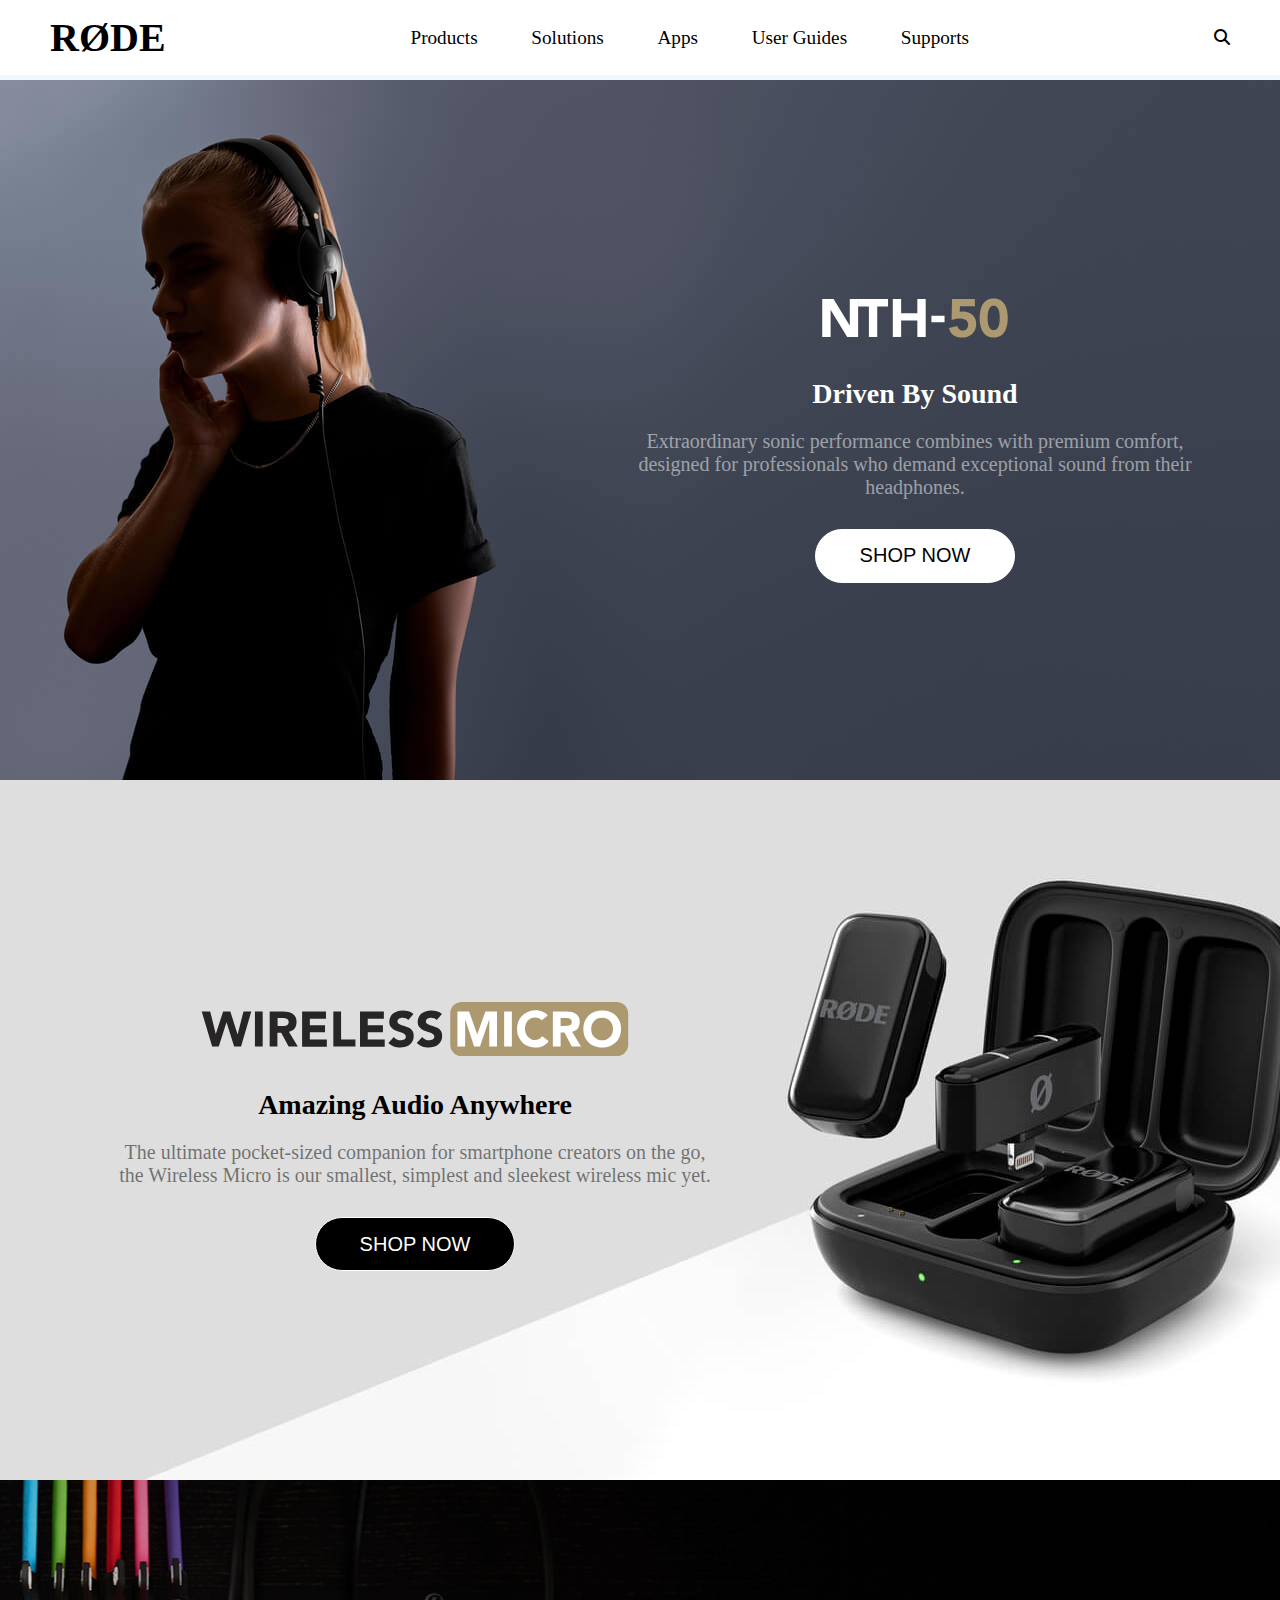
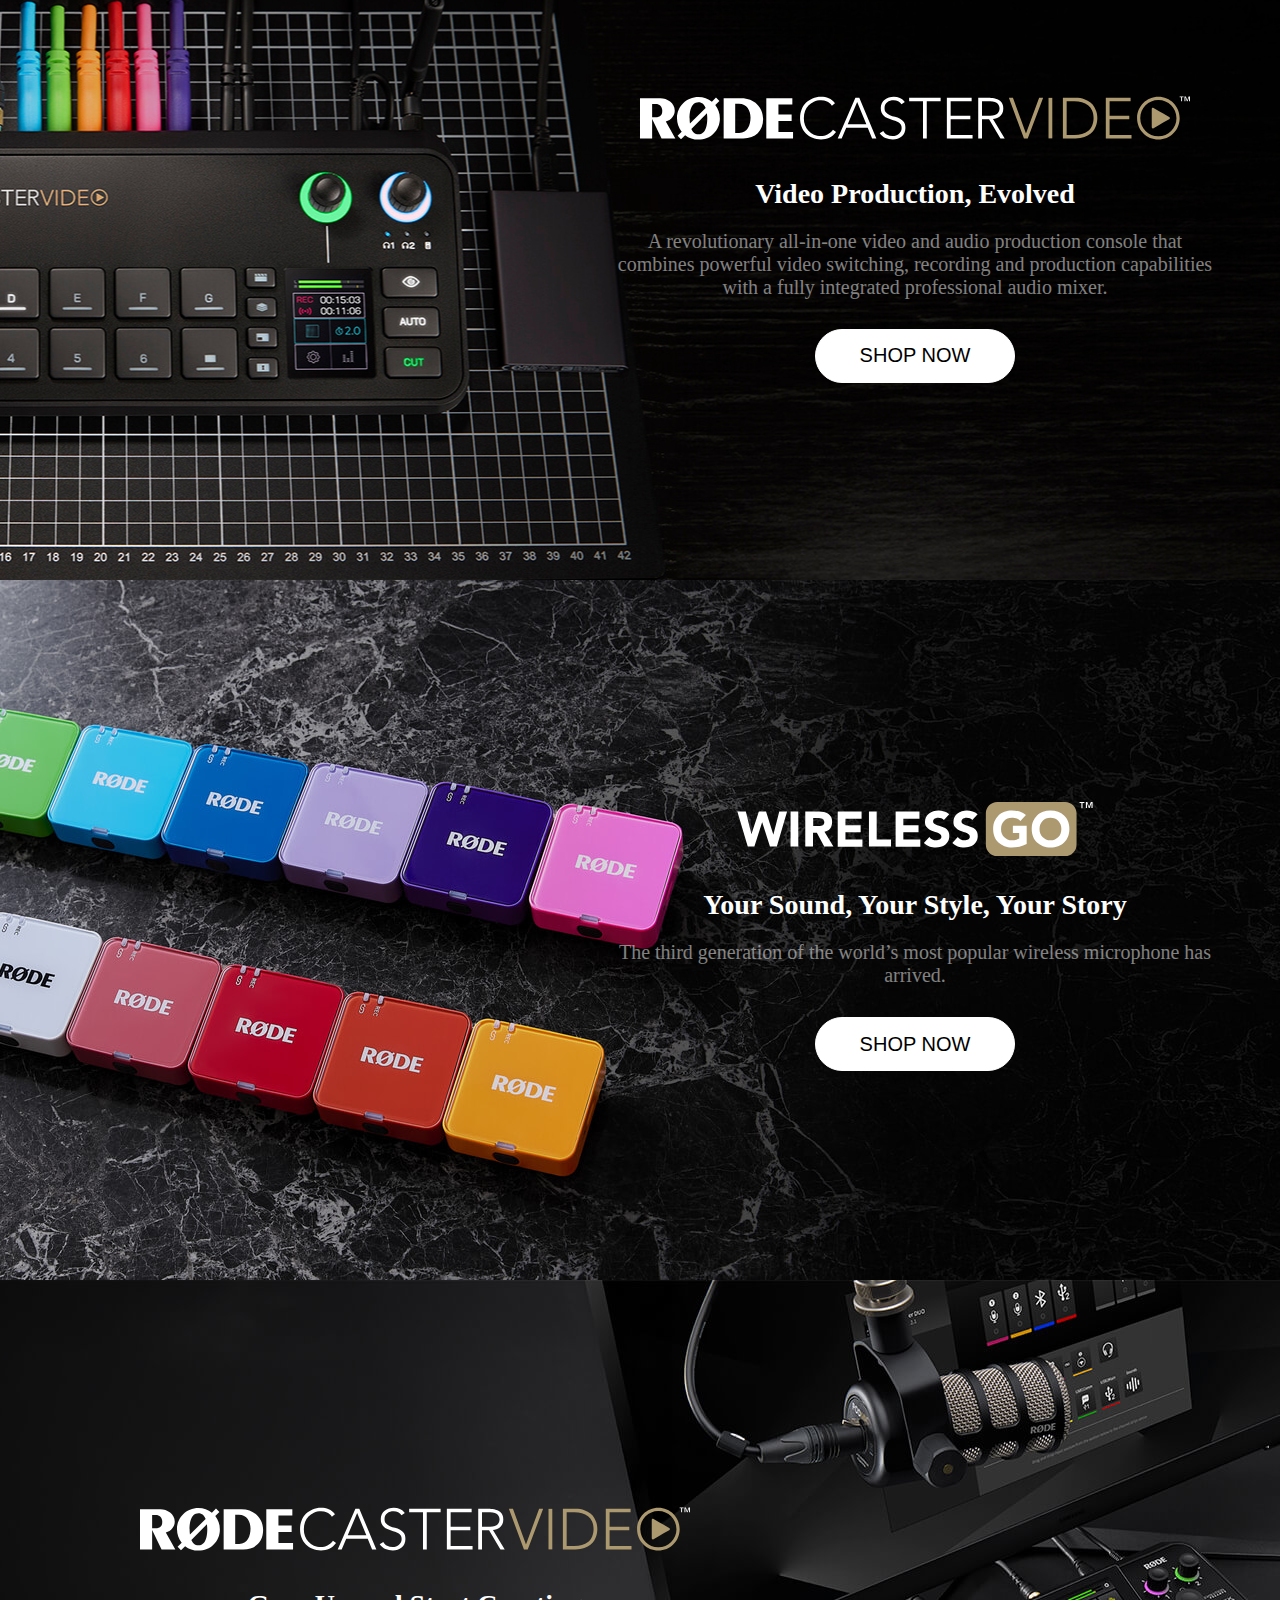
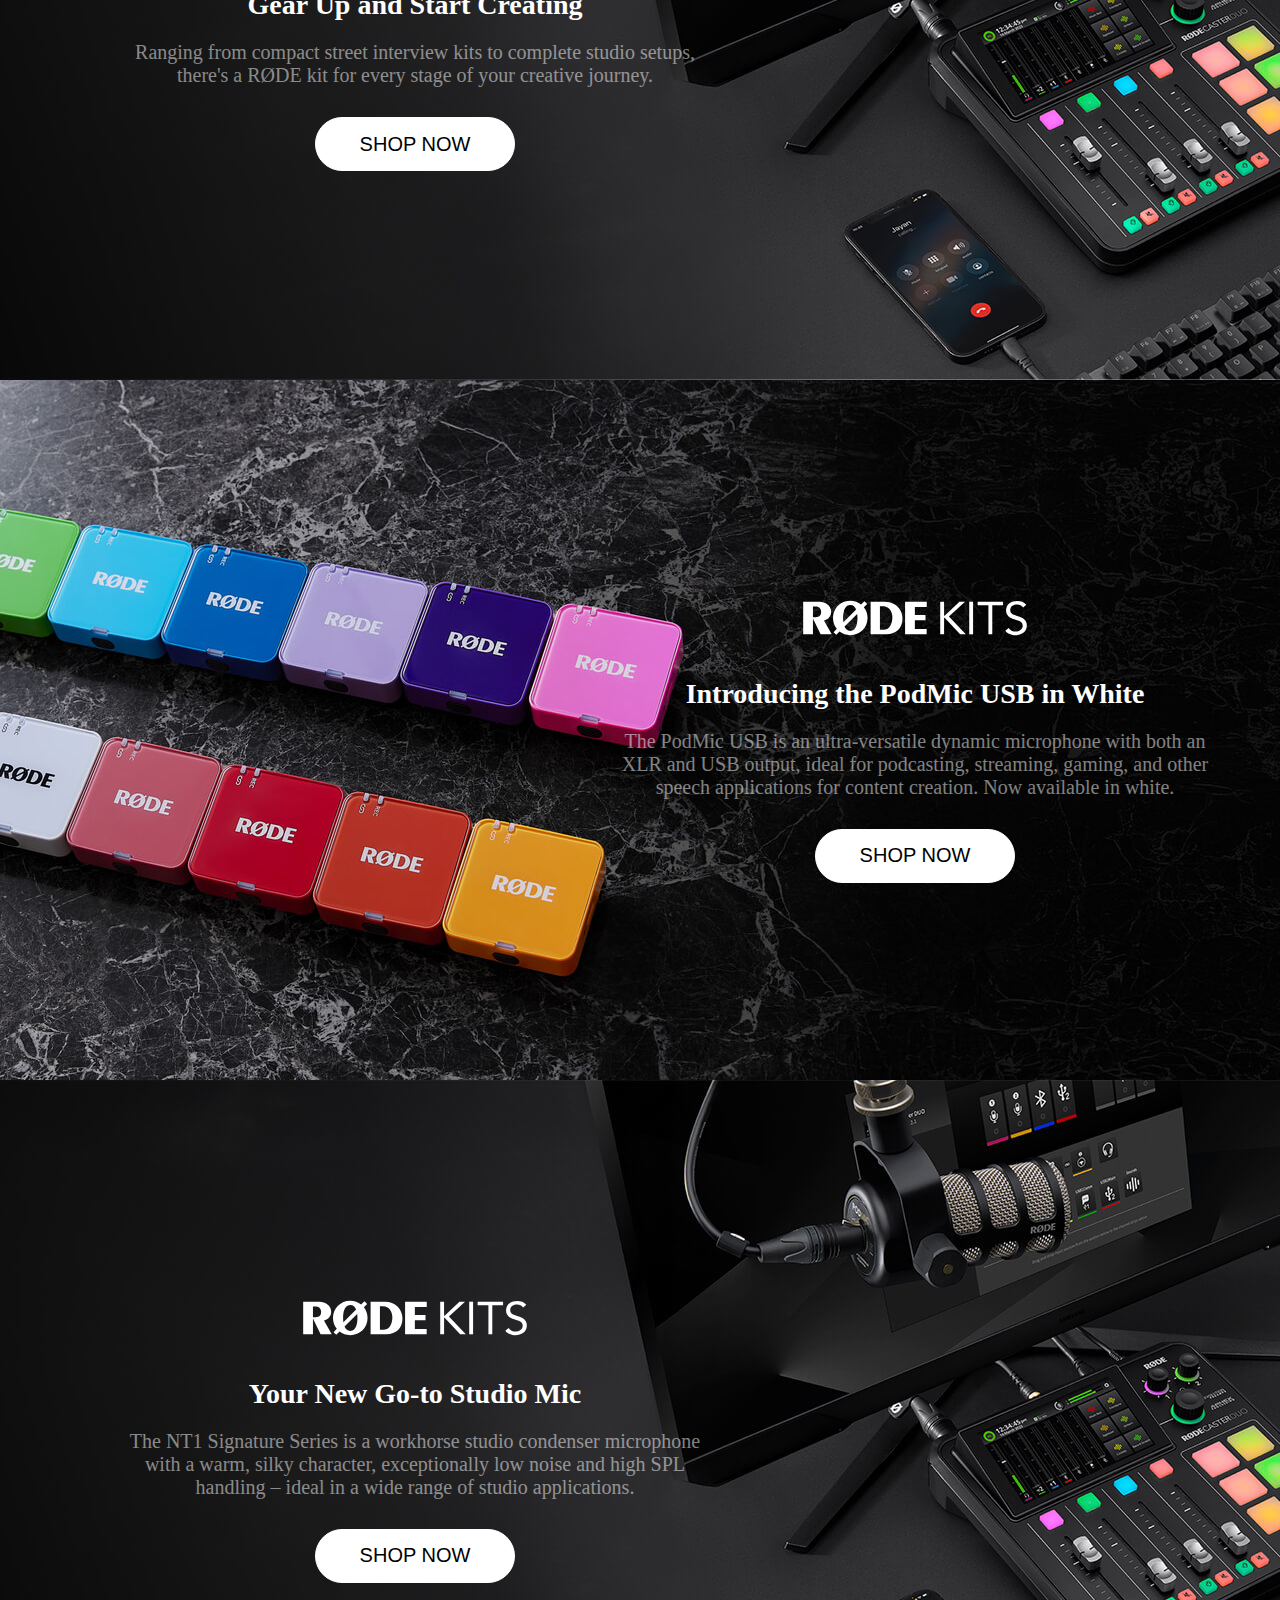
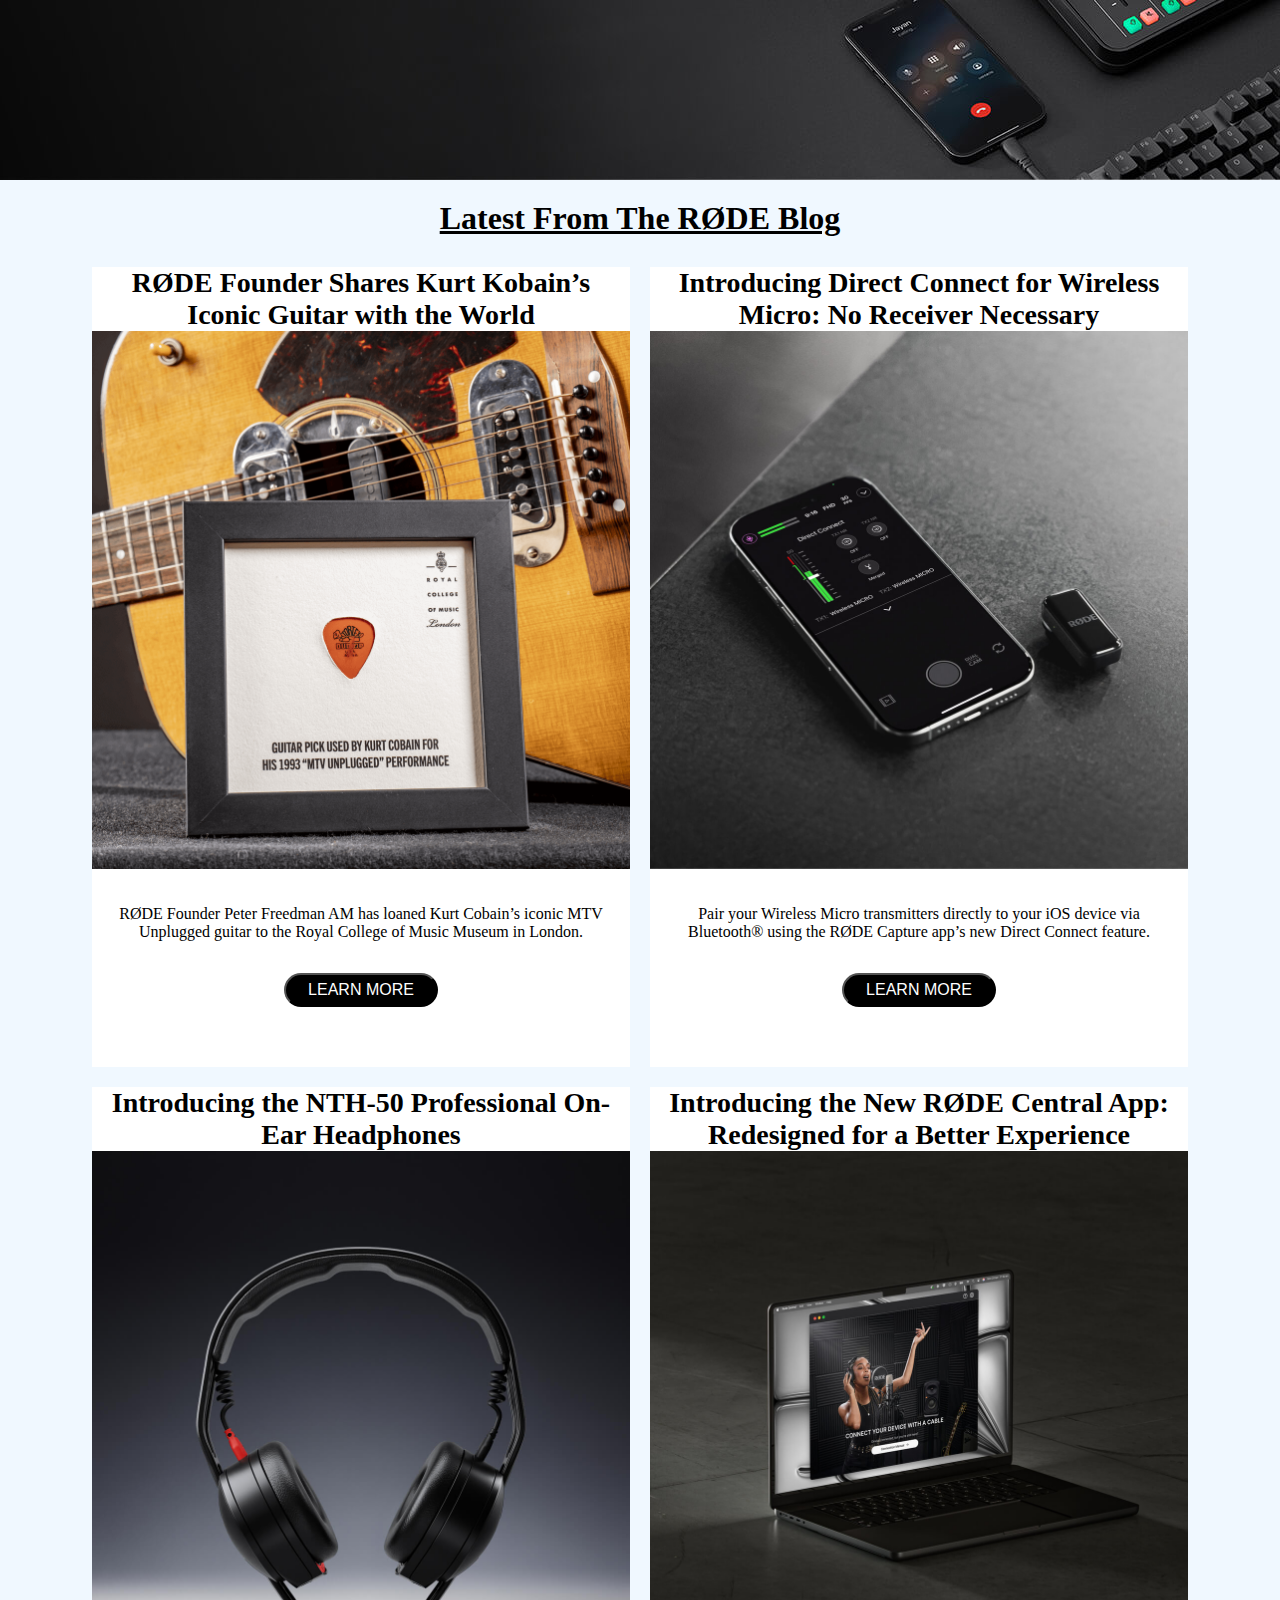
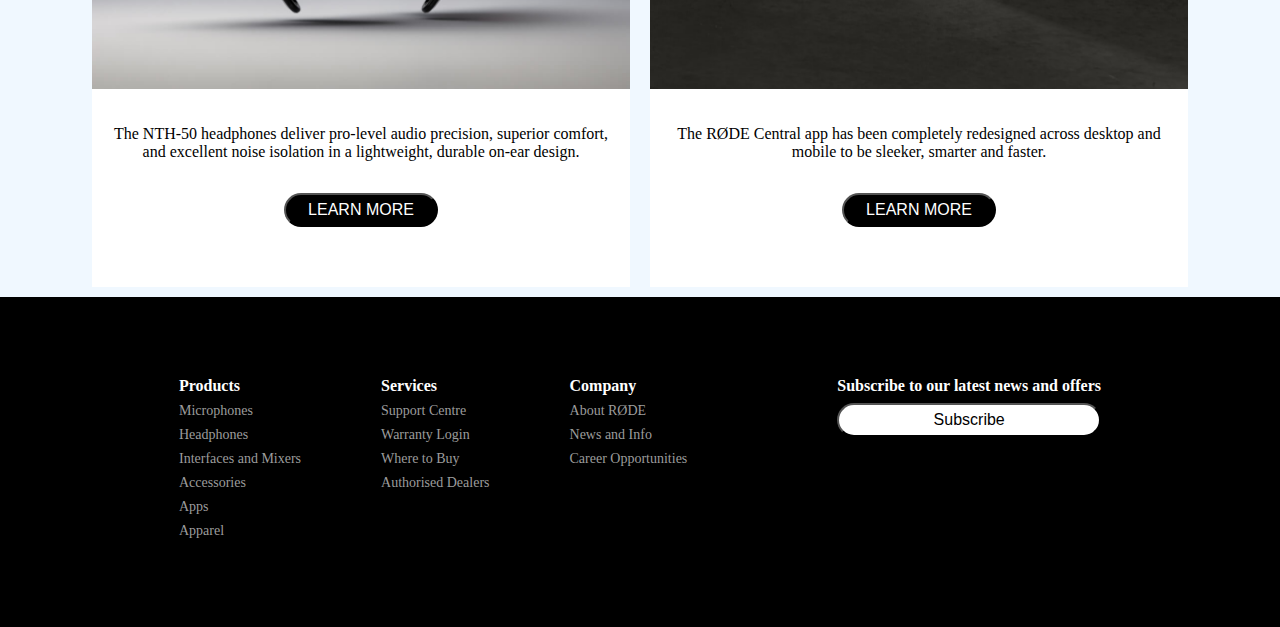
<file: rode website/index.html>
<!DOCTYPE html>
<html lang="en">
<head>
    <meta charset="UTF-8">
    <meta name="viewport" content="width=device-width, initial-scale=1.0">
    <title>RØDE Replica</title>
    <link rel="stylesheet" href="https://cdnjs.cloudflare.com/ajax/libs/font-awesome/6.7.2/css/all.min.css" integrity="sha512-Evv84Mr4kqVGRNSgIGL/F/aIDqQb7xQ2vcrdIwxfjThSH8CSR7PBEakCr51Ck+w+/U6swU2Im1vVX0SVk9ABhg==" crossorigin="anonymous" referrerpolicy="no-referrer" />
    <link rel="stylesheet" href="style.css">
<body>
    <header class="navbar">
        <div class="navbarcontainer">
            <div class="logo">
                RØDE
            </div>

            <div class="hamburger">
                <i class="fa-regular fa-bars"></i>
            </div>

            <nav class="container">
                <a href="#">Products</a>
                <a href="#">Solutions</a>
                <a href="#">Apps</a>
                <a href="#">User Guides</a>
                <a href="#">Supports</a>
            </nav>

            <div class="searchicon">
                <i class="fa-solid fa-magnifying-glass"></i>
            </div>
        </div>

    </header>

    <main>
        <div class="hero_section_1">
            <div class="content_right">
                <img src="NTH-50.svg">
                <h2>Driven By Sound</h2>
                <p>Extraordinary sonic performance combines with premium comfort, designed for professionals who demand exceptional sound from their headphones.</p>
                <button>SHOP NOW</button>
            </div>
            
        </div>

        <div class="hero_section_2">
            <div class="content_left">
                <img src="hero_2_h2.svg">
                <h2>Amazing Audio Anywhere</h2>
                <p>The ultimate pocket-sized companion for smartphone creators on the go, the Wireless Micro is our smallest, simplest and sleekest wireless mic yet.</p>
                <button>SHOP NOW</button>
            </div>
        </div>

        <div class="hero_section_3">
            <div class="content_right">
                <img src="hero_3_h2.svg">
                <h2>Video Production, Evolved</h2>
                <p>A revolutionary all-in-one video and audio production console that combines powerful video switching, recording and production capabilities with a fully integrated professional audio mixer.</p>
                <button>SHOP NOW</button>
            </div>
        </div>

        <div class="hero_section_4">
            <div class="content_right">
                <img src="hero_4_h2.svg">
                <h2>Your Sound, Your Style, Your Story</h2>
                <p>The third generation of the world’s most popular wireless microphone has arrived.</p>
                <button>SHOP NOW</button>
            </div>
        </div>

        <div class="hero_section_5">
            <div class="content_left">
                <img src="hero_5_h2.svg">
                <h2>Gear Up and Start Creating</h2>
                <p>Ranging from compact street interview kits to complete studio setups, there's a RØDE kit for every stage of your creative journey.</p>
                <button>SHOP NOW</button>
            </div>
        </div>

        <div class="hero_section_6">
            <div class="content_right">
                <img src="hero_6_h2.svg">
                <h2>Introducing the PodMic USB in White</h2>
                <p>The PodMic USB is an ultra-versatile dynamic microphone with both an XLR and USB output, ideal for podcasting, streaming, gaming, and other speech applications for content creation. Now available in white.</p>
                <button>SHOP NOW</button>
            </div>
        </div>
        
        <div class="hero_section_7">
            <div class="content_left">
                <img src="hero_7_h2.svg">
                <h2>Your New Go-to Studio Mic</h2>
                <p>The NT1 Signature Series is a workhorse studio condenser microphone with a warm, silky character, exceptionally low noise and high SPL handling – ideal in a wide range of studio applications.</p>
                <button>SHOP NOW</button>
            </div>
        </div>

        <div class="latest">
            <a href="#">Latest From The RØDE Blog</a>
        </div>
        
        <div class="grid">
            <div class="grid1">
                <h3>RØDE Founder Shares Kurt Kobain’s Iconic Guitar with the World</h3>
                <img src="g1.png">
                <p>RØDE Founder Peter Freedman AM has loaned Kurt Cobain’s iconic MTV Unplugged guitar to the Royal College of Music Museum in London.</p>
                <button>LEARN MORE</button>
            </div>

            <div class="grid2">
                <h3>Introducing Direct Connect for Wireless Micro: No Receiver Necessary</h3>
                <img src="g2.jpg">
                <p>Pair your Wireless Micro transmitters directly to your iOS device via Bluetooth® using the RØDE Capture app’s new Direct Connect feature.</p>
                <button>LEARN MORE</button>
            </div>

            <div class="grid3">
                <h3>Introducing the NTH-50 Professional On-Ear Headphones </h3>
                <img src="g3.jpg">
                <p>The NTH-50 headphones deliver pro-level audio precision, superior comfort, and excellent noise isolation in a lightweight, durable on-ear design.</p>
                <button>LEARN MORE</button>
            </div>

            <div class="grid4">
                <h3>Introducing the New RØDE Central App: Redesigned for a Better Experience</h3>
                <img src="g4.jpg">
                <p>The RØDE Central app has been completely redesigned across desktop and mobile to be sleeker, smarter and faster.</p>
                <button>LEARN MORE</button>
            </div>
            
        </div>

    </main>

    <footer>
        <nav class="footer">
            <div class="Products">
                <h1>Products</h1>
                <a href="#">Microphones</a>
                <a href="#">Headphones</a>
                <a href="#">Interfaces and Mixers</a>
                <a href="#">Accessories</a>
                <a href="#">Apps</a>
                <a href="#">Apparel</a>
            </div>

            <div class="services">
                <h1>Services</h1>
                <a href="#">Support Centre</a>
                <a href="#">Warranty Login</a>
                <a href="#">Where to Buy</a>
                <a href="#">Authorised Dealers</a>
            </div>

            <div class="company">
                <h1>Company</h1>
                <a href="#">About RØDE</a>
                <a href="#">News and Info</a>
                <a href="#">Career Opportunities</a>
            </div>

            <div class="subscribe">
                <h1>Subscribe to our latest news and offers</h1>
                <button>Subscribe</button>
            </div>
        </nav>
    </footer>
    
</body>
</html>
</file>
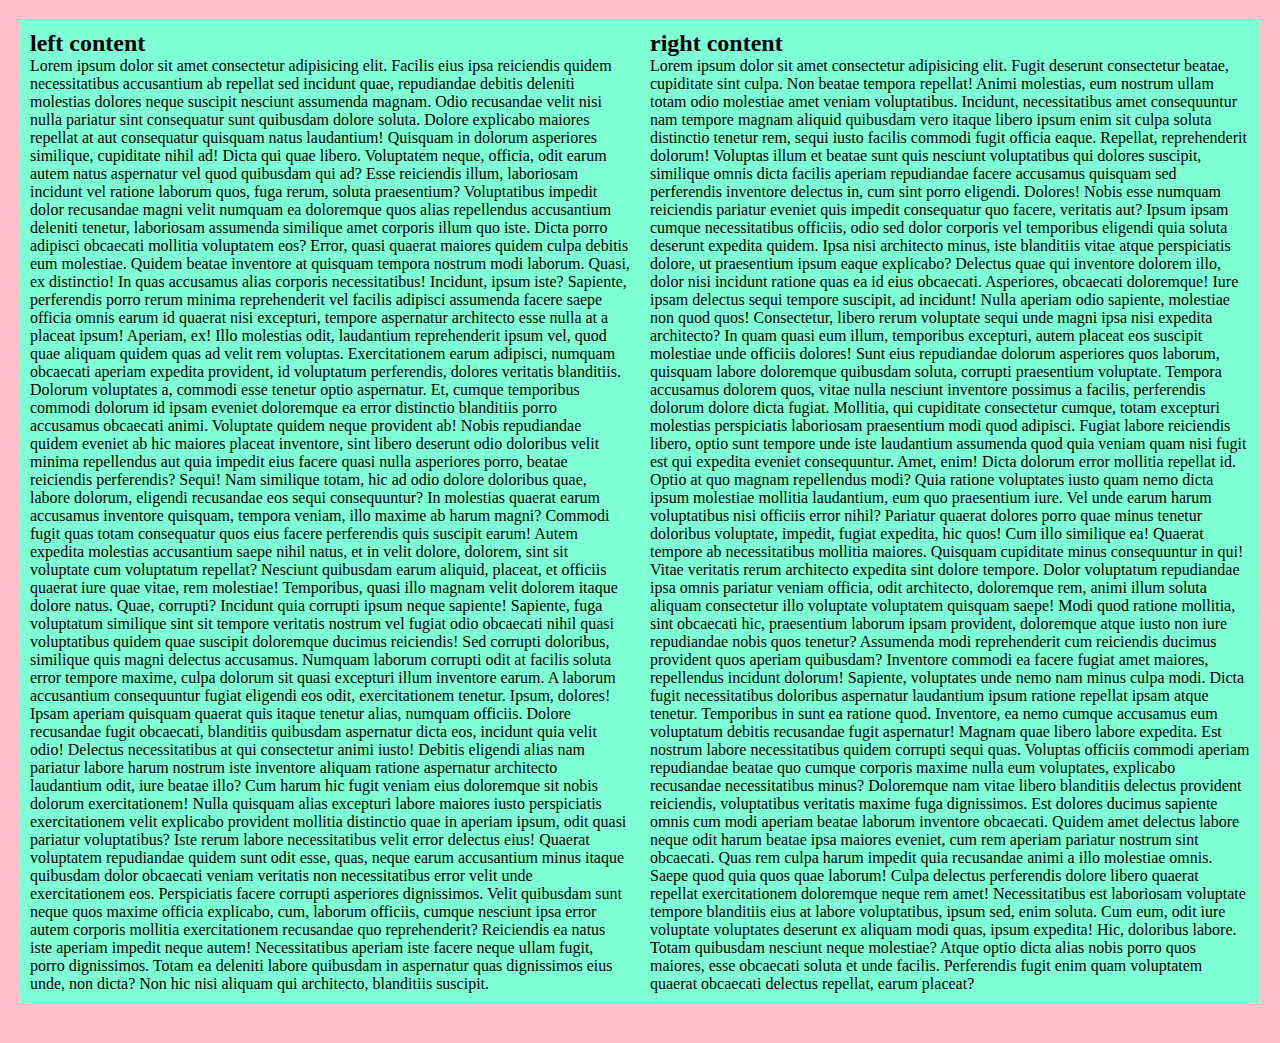
<file: onecard/responsive design/index.html>
<!DOCTYPE html>
<html lang="en">
<head>
    <meta charset="UTF-8">
    <meta name="viewport" content="width=device-width, initial-scale=1.0">
    <title>Responsive layout</title>
    <link rel="stylesheet" href="style.css">
</head>
<body>
    <div class="container">
        <div class="left">
            <h2>left content</h2>
            <p>Lorem ipsum dolor sit amet consectetur adipisicing elit. Facilis eius ipsa reiciendis quidem necessitatibus accusantium ab repellat sed incidunt quae, repudiandae debitis deleniti molestias dolores neque suscipit nesciunt assumenda magnam.
            Odio recusandae velit nisi nulla pariatur sint consequatur sunt quibusdam dolore soluta. Dolore explicabo maiores repellat at aut consequatur quisquam natus laudantium! Quisquam in dolorum asperiores similique, cupiditate nihil ad!
            Dicta qui quae libero. Voluptatem neque, officia, odit earum autem natus aspernatur vel quod quibusdam qui ad? Esse reiciendis illum, laboriosam incidunt vel ratione laborum quos, fuga rerum, soluta praesentium?
            Voluptatibus impedit dolor recusandae magni velit numquam ea doloremque quos alias repellendus accusantium deleniti tenetur, laboriosam assumenda similique amet corporis illum quo iste. Dicta porro adipisci obcaecati mollitia voluptatem eos?
            Error, quasi quaerat maiores quidem culpa debitis eum molestiae. Quidem beatae inventore at quisquam tempora nostrum modi laborum. Quasi, ex distinctio! In quas accusamus alias corporis necessitatibus! Incidunt, ipsum iste?
            Sapiente, perferendis porro rerum minima reprehenderit vel facilis adipisci assumenda facere saepe officia omnis earum id quaerat nisi excepturi, tempore aspernatur architecto esse nulla at a placeat ipsum! Aperiam, ex!
            Illo molestias odit, laudantium reprehenderit ipsum vel, quod quae aliquam quidem quas ad velit rem voluptas. Exercitationem earum adipisci, numquam obcaecati aperiam expedita provident, id voluptatum perferendis, dolores veritatis blanditiis.
            Dolorum voluptates a, commodi esse tenetur optio aspernatur. Et, cumque temporibus commodi dolorum id ipsam eveniet doloremque ea error distinctio blanditiis porro accusamus obcaecati animi. Voluptate quidem neque provident ab!
            Nobis repudiandae quidem eveniet ab hic maiores placeat inventore, sint libero deserunt odio doloribus velit minima repellendus aut quia impedit eius facere quasi nulla asperiores porro, beatae reiciendis perferendis? Sequi!
            Nam similique totam, hic ad odio dolore doloribus quae, labore dolorum, eligendi recusandae eos sequi consequuntur? In molestias quaerat earum accusamus inventore quisquam, tempora veniam, illo maxime ab harum magni?
            Commodi fugit quas totam consequatur quos eius facere perferendis quis suscipit earum! Autem expedita molestias accusantium saepe nihil natus, et in velit dolore, dolorem, sint sit voluptate cum voluptatum repellat?
            Nesciunt quibusdam earum aliquid, placeat, et officiis quaerat iure quae vitae, rem molestiae! Temporibus, quasi illo magnam velit dolorem itaque dolore natus. Quae, corrupti? Incidunt quia corrupti ipsum neque sapiente!
            Sapiente, fuga voluptatum similique sint sit tempore veritatis nostrum vel fugiat odio obcaecati nihil quasi voluptatibus quidem quae suscipit doloremque ducimus reiciendis! Sed corrupti doloribus, similique quis magni delectus accusamus.
            Numquam laborum corrupti odit at facilis soluta error tempore maxime, culpa dolorum sit quasi excepturi illum inventore earum. A laborum accusantium consequuntur fugiat eligendi eos odit, exercitationem tenetur. Ipsum, dolores!
            Ipsam aperiam quisquam quaerat quis itaque tenetur alias, numquam officiis. Dolore recusandae fugit obcaecati, blanditiis quibusdam aspernatur dicta eos, incidunt quia velit odio! Delectus necessitatibus at qui consectetur animi iusto!
            Debitis eligendi alias nam pariatur labore harum nostrum iste inventore aliquam ratione aspernatur architecto laudantium odit, iure beatae illo? Cum harum hic fugit veniam eius doloremque sit nobis dolorum exercitationem!
            Nulla quisquam alias excepturi labore maiores iusto perspiciatis exercitationem velit explicabo provident mollitia distinctio quae in aperiam ipsum, odit quasi pariatur voluptatibus? Iste rerum labore necessitatibus velit error delectus eius!
            Quaerat voluptatem repudiandae quidem sunt odit esse, quas, neque earum accusantium minus itaque quibusdam dolor obcaecati veniam veritatis non necessitatibus error velit unde exercitationem eos. Perspiciatis facere corrupti asperiores dignissimos.
            Velit quibusdam sunt neque quos maxime officia explicabo, cum, laborum officiis, cumque nesciunt ipsa error autem corporis mollitia exercitationem recusandae quo reprehenderit? Reiciendis ea natus iste aperiam impedit neque autem!
            Necessitatibus aperiam iste facere neque ullam fugit, porro dignissimos. Totam ea deleniti labore quibusdam in aspernatur quas dignissimos eius unde, non dicta? Non hic nisi aliquam qui architecto, blanditiis suscipit.</p>
        </div>
        <div class="right">
            <h2>right content</h2>
            <p>Lorem ipsum dolor sit amet consectetur adipisicing elit. Fugit deserunt consectetur beatae, cupiditate sint culpa. Non beatae tempora repellat! Animi molestias, eum nostrum ullam totam odio molestiae amet veniam voluptatibus.
            Incidunt, necessitatibus amet consequuntur nam tempore magnam aliquid quibusdam vero itaque libero ipsum enim sit culpa soluta distinctio tenetur rem, sequi iusto facilis commodi fugit officia eaque. Repellat, reprehenderit dolorum!
            Voluptas illum et beatae sunt quis nesciunt voluptatibus qui dolores suscipit, similique omnis dicta facilis aperiam repudiandae facere accusamus quisquam sed perferendis inventore delectus in, cum sint porro eligendi. Dolores!
            Nobis esse numquam reiciendis pariatur eveniet quis impedit consequatur quo facere, veritatis aut? Ipsum ipsam cumque necessitatibus officiis, odio sed dolor corporis vel temporibus eligendi quia soluta deserunt expedita quidem.
            Ipsa nisi architecto minus, iste blanditiis vitae atque perspiciatis dolore, ut praesentium ipsum eaque explicabo? Delectus quae qui inventore dolorem illo, dolor nisi incidunt ratione quas ea id eius obcaecati.
            Asperiores, obcaecati doloremque! Iure ipsam delectus sequi tempore suscipit, ad incidunt! Nulla aperiam odio sapiente, molestiae non quod quos! Consectetur, libero rerum voluptate sequi unde magni ipsa nisi expedita architecto?
            In quam quasi eum illum, temporibus excepturi, autem placeat eos suscipit molestiae unde officiis dolores! Sunt eius repudiandae dolorum asperiores quos laborum, quisquam labore doloremque quibusdam soluta, corrupti praesentium voluptate.
            Tempora accusamus dolorem quos, vitae nulla nesciunt inventore possimus a facilis, perferendis dolorum dolore dicta fugiat. Mollitia, qui cupiditate consectetur cumque, totam excepturi molestias perspiciatis laboriosam praesentium modi quod adipisci.
            Fugiat labore reiciendis libero, optio sunt tempore unde iste laudantium assumenda quod quia veniam quam nisi fugit est qui expedita eveniet consequuntur. Amet, enim! Dicta dolorum error mollitia repellat id.
            Optio at quo magnam repellendus modi? Quia ratione voluptates iusto quam nemo dicta ipsum molestiae mollitia laudantium, eum quo praesentium iure. Vel unde earum harum voluptatibus nisi officiis error nihil?
            Pariatur quaerat dolores porro quae minus tenetur doloribus voluptate, impedit, fugiat expedita, hic quos! Cum illo similique ea! Quaerat tempore ab necessitatibus mollitia maiores. Quisquam cupiditate minus consequuntur in qui!
            Vitae veritatis rerum architecto expedita sint dolore tempore. Dolor voluptatum repudiandae ipsa omnis pariatur veniam officia, odit architecto, doloremque rem, animi illum soluta aliquam consectetur illo voluptate voluptatem quisquam saepe!
            Modi quod ratione mollitia, sint obcaecati hic, praesentium laborum ipsam provident, doloremque atque iusto non iure repudiandae nobis quos tenetur? Assumenda modi reprehenderit cum reiciendis ducimus provident quos aperiam quibusdam?
            Inventore commodi ea facere fugiat amet maiores, repellendus incidunt dolorum! Sapiente, voluptates unde nemo nam minus culpa modi. Dicta fugit necessitatibus doloribus aspernatur laudantium ipsum ratione repellat ipsam atque tenetur.
            Temporibus in sunt ea ratione quod. Inventore, ea nemo cumque accusamus eum voluptatum debitis recusandae fugit aspernatur! Magnam quae libero labore expedita. Est nostrum labore necessitatibus quidem corrupti sequi quas.
            Voluptas officiis commodi aperiam repudiandae beatae quo cumque corporis maxime nulla eum voluptates, explicabo recusandae necessitatibus minus? Doloremque nam vitae libero blanditiis delectus provident reiciendis, voluptatibus veritatis maxime fuga dignissimos.
            Est dolores ducimus sapiente omnis cum modi aperiam beatae laborum inventore obcaecati. Quidem amet delectus labore neque odit harum beatae ipsa maiores eveniet, cum rem aperiam pariatur nostrum sint obcaecati.
            Quas rem culpa harum impedit quia recusandae animi a illo molestiae omnis. Saepe quod quia quos quae laborum! Culpa delectus perferendis dolore libero quaerat repellat exercitationem doloremque neque rem amet!
            Necessitatibus est laboriosam voluptate tempore blanditiis eius at labore voluptatibus, ipsum sed, enim soluta. Cum eum, odit iure voluptate voluptates deserunt ex aliquam modi quas, ipsum expedita! Hic, doloribus labore.
            Totam quibusdam nesciunt neque molestiae? Atque optio dicta alias nobis porro quos maiores, esse obcaecati soluta et unde facilis. Perferendis fugit enim quam voluptatem quaerat obcaecati delectus repellat, earum placeat?</p>
        </div>
        
    </div>
</body>
</html>
</file>
<file: rode website/style.css>
*{
    margin: 0;
    padding: 0;
    font-style: sans-serif;
    box-sizing: border-box;
}

.navbar{
    width: 100%;
    background-color: white;
    position: fixed;
    top: 0;
}
.navbarcontainer{
    display: flex;
    justify-content: space-between;
    align-items: center;
    padding: 14px 50px;
}

.logo{
    font-weight:bolder;
    font-size: 40px;
}


.container{
    display: flex;
    justify-content: space-evenly;
    width: 70%;
    color: black;
    padding: 0px 80px;

}

.container a{
    text-decoration: none;
    color: black;
    font-size: larger;
}

main{ 
    margin: 0px auto;
    padding-top: 80px;
    background-color: aliceblue;
}

/* .hero_section_1 */

.hero_section_1, .hero_section_2, .hero_section_3, .hero_section_4, .hero_section_5, .hero_section_6, .hero_section_7 {
    height: 700px;
    background-position: center;
    background-repeat: no-repeat;
    text-align: right;
    display: flex;
    justify-content: center;
    align-items: center;
}

.content_right{
    display: flex;
    flex-direction: column;
    align-items:center;
    text-align: center;
    margin-left: 550px;
    width: 600px;   
}
.content_left {
    display: flex;
    flex-direction: column;
    align-items:center;
    text-align: center;
    margin-right: 450px;
    width: 600px;   
}

.content_right h2{
    font-size: 28px;
    margin: 20px 0px;
    color: white;
}

.content_left h2{
    font-size: 28px;
    margin: 20px 0px;
    color: black;
}

.content_right p{
    font-size: 20px;
    color: #ffffff80;
    margin-bottom: 30px;
}

.content_left p{
    font-size: 20px;
    color: #00000080;
    margin-bottom: 30px;
}

.content_right button{
    border: 1px solid white;
    border-radius: 50rem;
    background-color: white;
    color: black;
    font-size: 20px;
    height: 54px ;
    width: 200px;
}

.content_left button{
    border: 1px solid white;
    border-radius: 50rem;
    background-color: black;
    color: white;
    font-size: 20px;
    height: 54px ;
    width: 200px;
}

.hero_section_1 img, .hero_section_2 img, .hero_section_3 img, .hero_section_4 img, .hero_section_5 img, .hero_section_6 img, .hero_section_7 img {
    height: 80px;
    width: 550px;
}

.hero_section_1 {
    background-image: url(hero_1_bg_img);
    background-color: black;
    
}
.hero_section_2 {
    background-image: url(hero_2_bg_img);
    background-color: white;
}
.hero_section_3 {
    background-image: url(hero_3_bg_img);
    background-color: black;
}
.hero_section_4 {
    background-image: url(hero_4_bg_img);
    background-color: black;
}
.hero_section_5 {
    background-image: url(hero_5_bg_img);
    background-color: black;
}
.hero_section_6 {
    background-image: url(hero_6_bg_img);
    background-color: white;
}
.hero_section_7 {
    background-image: url(hero_7_bg_img);
    background-color: black;
}

.hero_section_7 h2, .hero_section_5 h2{
    color: white;
}

 .hero_section_7 p, .hero_section_5 p {
    color: #ffffff80;
 }

 .hero_section_7 button, .hero_section_5 button{
    border: 1px solid white;
    border-radius: 50rem;
    background-color: white;
    color: black;
    font-size: 20px;
    height: 54px ;
    width: 200px;
 }
 
.hero_section_2 button:hover {
    background-color: white;
    color: black;
}

button:hover{
    background-color: black;
    color: white;
}

button{
    transition-duration: 1s;
    cursor: pointer;
}

.latest{
    font-size: 32px;
    text-align: center;
    margin: 20px 0px;
}
.latest a{
    color: black;
    font-weight: bold; 

}

.grid{
  display: flex;
  justify-content: center;
  flex-wrap: wrap;
}

.grid1, .grid2, .grid3, .grid4{
    height: 800px;
    width: 538px;
    text-align: center;
    background-color: white;
    margin: 10px;
}

.grid1 h3, .grid2 h3, .grid3 h3, .grid4 h3{
    font-size: 28px;
}

.grid1 p, .grid2 p, .grid3 p, .grid4 p{
    font-size: 16px;
    margin: 16px 0px;
    padding: 16px;
}

.grid1 img, .grid2 img, .grid3 img, .grid4 img{
    height: 538px;
    width: 538px;
}

.grid button{
    background-color: black;
    color: white;
    font-size: 16px;
    padding: 6px 22px;
    border-radius: 50rem;
}

.grid button:hover{
    background-color: white;
    color: black;
}


footer{
    background-color: black;
    color: white;
    margin: 0px auto;
    padding: 80px 0px;
    display: flex;
    justify-content: center;
}

footer a{
    color: #9c9c9c;
    text-decoration: none;
    font-size: 14px;
    margin-bottom: 8px;
}

.footer{
    display: flex;
    gap: 80px;
    justify-content:space-evenly;
    max-width: 1200px;
}

.Products, .services, .company, .subscribe {
    display: flex;
    flex-direction: column;
}

footer h1{
    font-size: 16px;
    margin-bottom: 8px;
}

.subscribe{
    text-align: right;
    font-weight: 20px;
    margin: 0px 0px 16px 70px;
}
.subscribe button{
    background-color: white; 
    color: black;
    font-size: 16px;
    padding: 6px 22px;
    border-radius: 50rem;
}

.subscribe button:hover{
    background-color: black;
    color: white;
}

.hamburger {
  display: none;
  font-size: 24px;
  cursor: pointer;
  color: black;
}

/* responsiveness */

@media (max-width: 1120px) {
  .container{
    display:none;
  }

  .hamburger{
    display: block;
    position: absolute;
    right: 0px;
    font-size: 24px;
    cursor: pointer;
    color: black;
  }

  .hero_section_1{
    background-image: url(./responsiveness/hero_bg_img_1.jpg);
    background-color: black;
  }
  .hero_section_2 {
    background-image: url(./responsiveness/hero_bg_img_2.jpg);
    background-color: white;
}
.hero_section_3 {
    background-image: url(./responsiveness/hero_bg_img_3.jpg);
    background-color: black;
}
.hero_section_4 {
    background-image: url(./responsiveness/hero_bg_img_4.jpg);
    background-color: black;
}
.hero_section_5 {
    background-image: url(./responsiveness/hero_bg_img_5.jpg);
    background-color: black;
}
.hero_section_6 {
    background-image: url(./responsiveness/hero_bg_img_6.jpg);
    background-color: black;
}
.hero_section_7 {
    background-image: url(./responsiveness/hero_bg_img_7.jpg);
    background-color: black;

}

.hero_section_1, .hero_section_2, .hero_section_3, .hero_section_4, .hero_section_5, .hero_section_6, .hero_section_7 {
    height: 1020px;
    background-position: top;
    background-repeat: no-repeat;
    text-align: center;
    display: flex;
    justify-content: center;
    align-items:flex-end;
}
.content_right{
    margin: 20px 0px;
}
.content_left{
    margin: 20px 0px;
}

.hero_section_1 img, .hero_section_2 img, .hero_section_3 img, .hero_section_4 img, .hero_section_5 img, .hero_section_6 img, .hero_section_7 img {
    width: 700px
}

main{
    padding-top: 10px;
}
.content_left h2, .content_right h2{
    margin: 15px 0px;
}




}
</file>
<file: onecard/responsive design/style.css>
*{
    margin: 0;
    padding: 0;
    box-sizing: border-box;
}

body{
    font-style: sans-serif;
}

.container{
    background-color: pink;
    display: flex;
    justify-content: center;
    align-items: center;
    padding: 20px;
}

.left, .right{
    padding: 10px;
    width: 48%;
    background-color: aquamarine;
}

@media (max-width: 768px){
    .container{
        flex-direction: column;
    }
}

.left, .right{
    width: 100%;
    margin-bottom: 20px;
}
</file>
